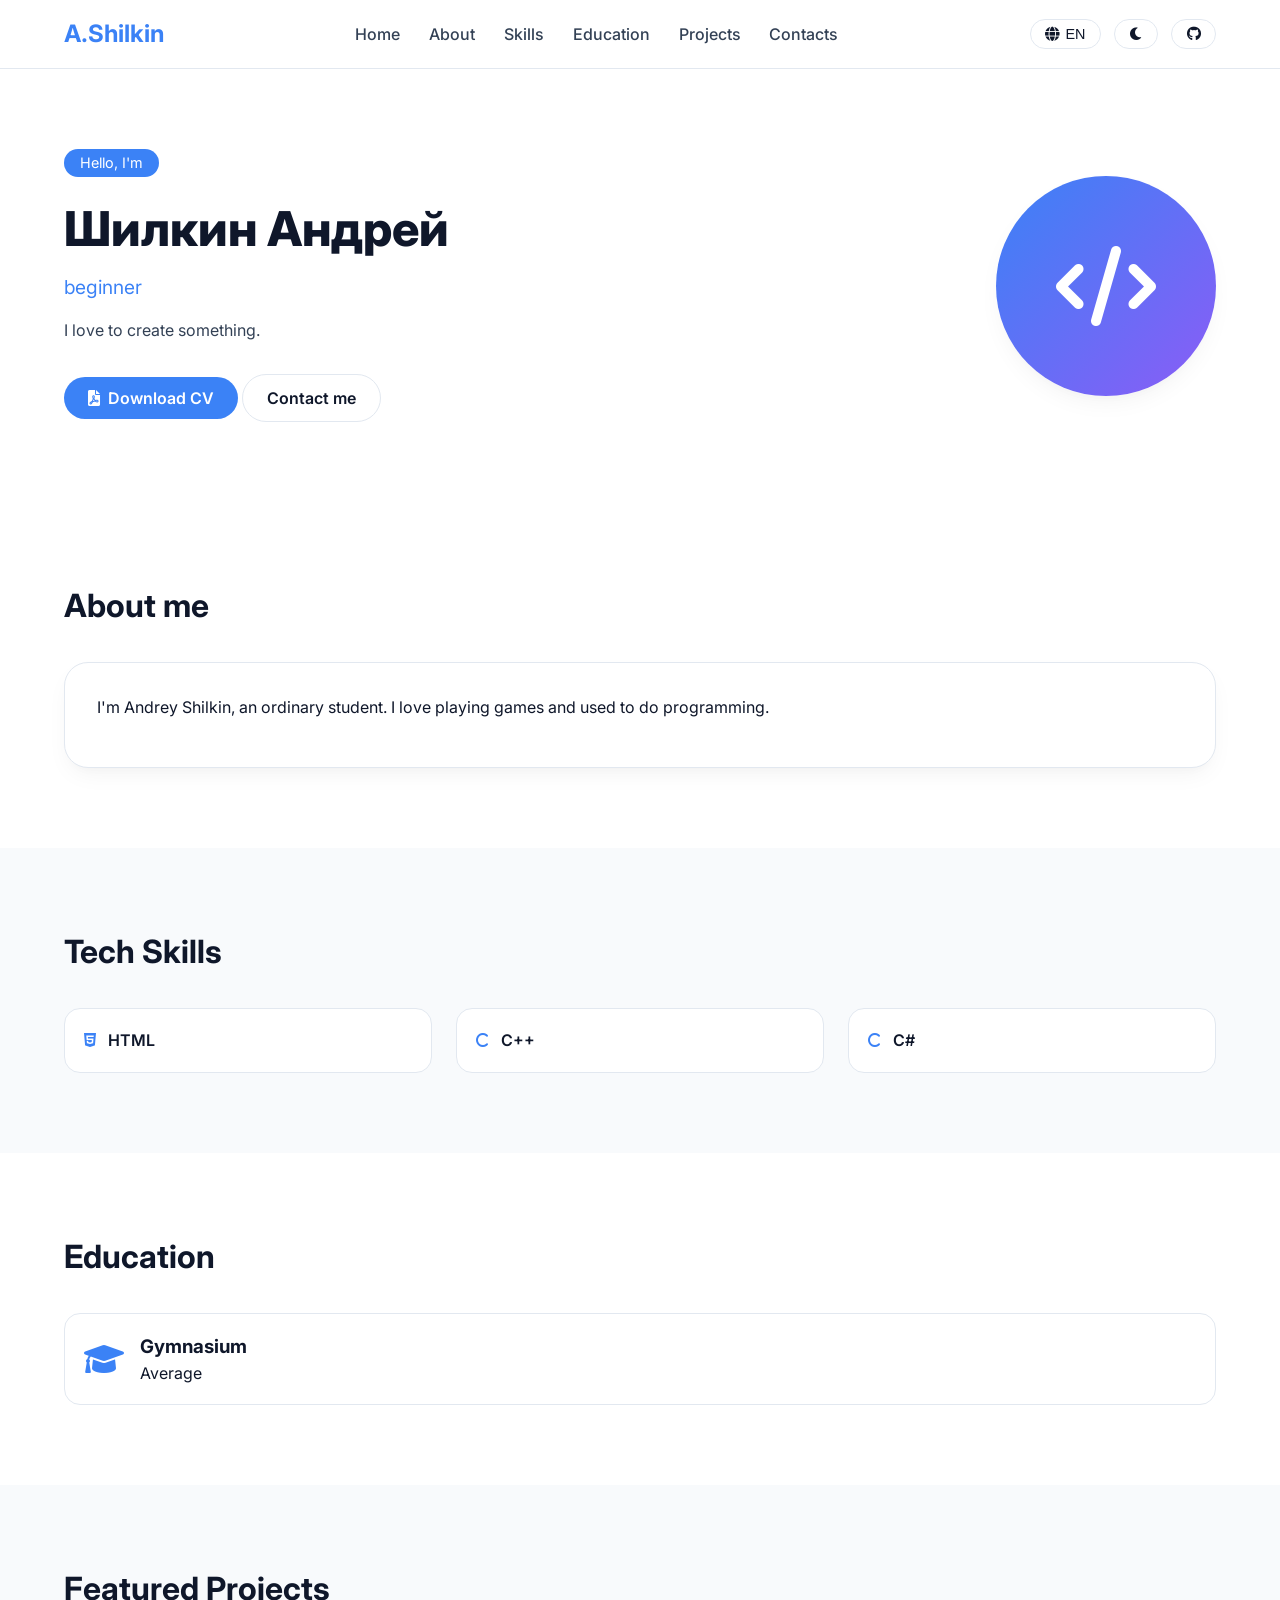
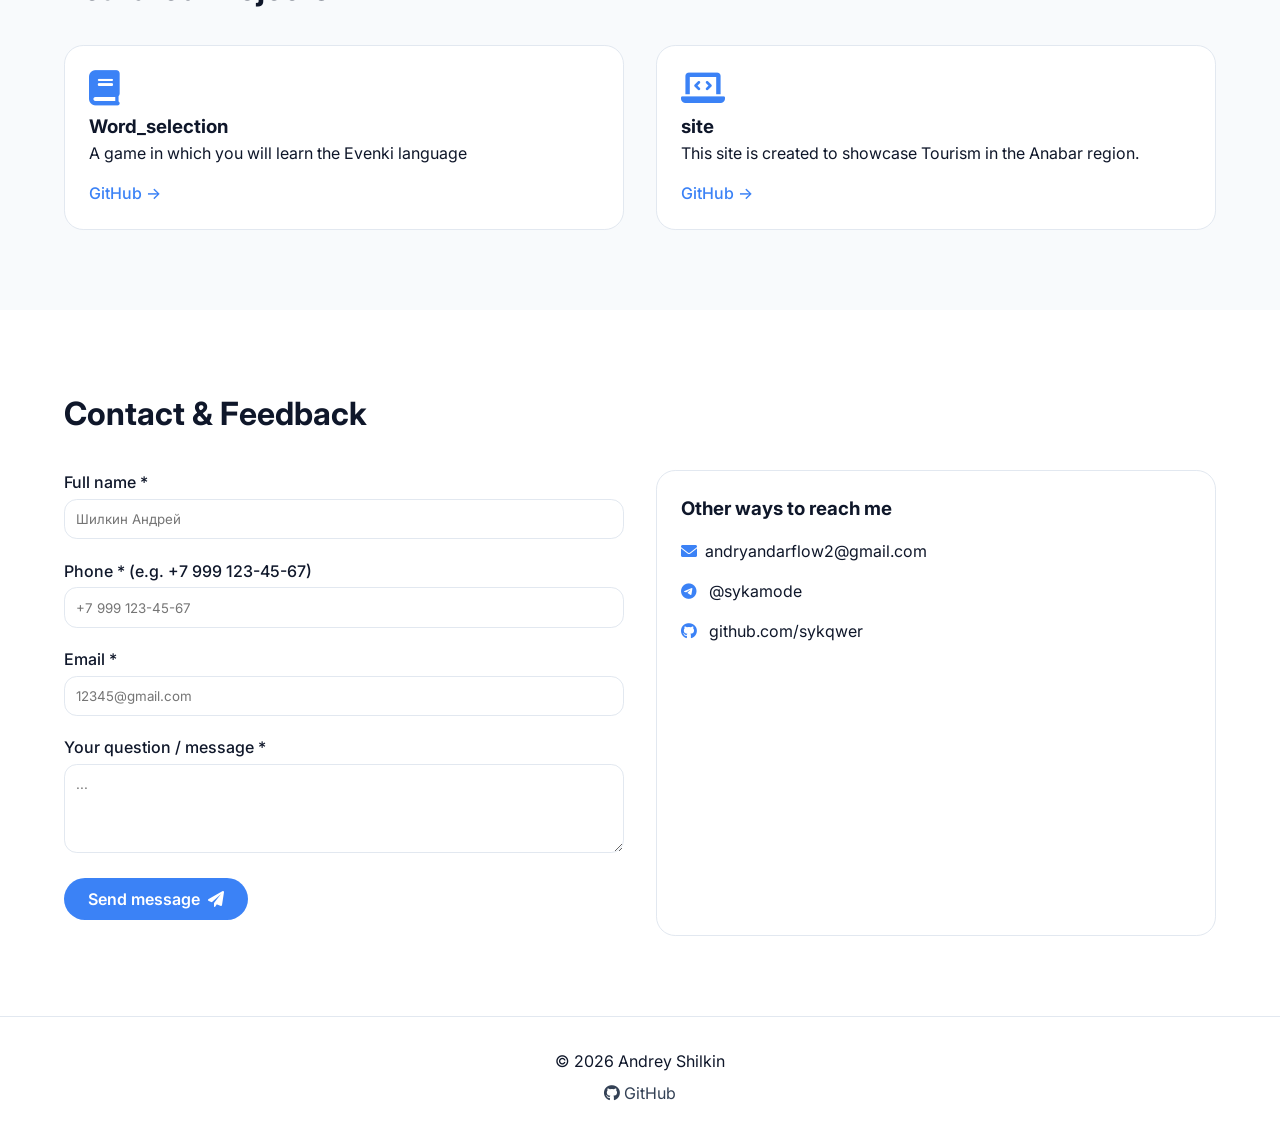
<file: index.html>
<!DOCTYPE html>
<html lang="ru">
<head>
    <meta charset="UTF-8">
    <meta name="viewport" content="width=device-width, initial-scale=1.0, viewport-fit=cover">
    <title> Портфолио</title>
    <meta name="description" content="Портфолио Шилкина Андрея">
    <link rel="stylesheet" href="https://cdnjs.cloudflare.com/ajax/libs/font-awesome/6.0.0-beta3/css/all.min.css">
    <link href="https://fonts.googleapis.com/css2?family=Inter:opsz,wght@14..32,300;14..32,400;14..32,500;14..32,600;14..32,700&display=swap" rel="stylesheet">
    <link rel="stylesheet" href="css/style.css">
    <link rel="shortcut icon" href="data:image/svg+xml,%3Csvg xmlns='http://www.w3.org/2000/svg' viewBox='0 0 100 100'%3E%3Crect width='100' height='100' fill='%233b82f6'/%3E%3Ctext x='50' y='68' font-size='70' text-anchor='middle' fill='white' font-weight='bold'%3EA%3C/text%3E%3C/svg%3E" type="image/svg+xml">
</head>
<body class="light-mode">
    <!-- Header / Navigation -->
    <header class="header">
        <div class="container header-container">
            <a href="index.html" class="logo">A.Shilkin</a>
            <nav class="nav-links">
    <a href="#home" data-en="Home" data-ru="Главная">Главная</a>
    <a href="#about" data-en="About" data-ru="О себе">О себе</a>
    <a href="#skills" data-en="Skills" data-ru="Навыки">Навыки</a>
    <a href="#education" data-en="Education" data-ru="Образование">Образование</a>
    <a href="#projects" data-en="Projects" data-ru="Проекты">Проекты</a>
    <a href="#contact" data-en="Contacts" data-ru="Контакты">Контакты</a>
</nav>
            <div class="header-controls">
                <!-- Language Toggle -->
                <button class="icon-btn" id="langToggle" aria-label="Switch language">
                    <i class="fas fa-globe"></i> <span id="langLabel">EN</span>
                </button>
                <!-- Theme  -->
                <button class="icon-btn" id="themeToggle" aria-label="Switch theme">
                    <i class="fas fa-moon"></i>
                </button>
                <!-- GitHub link  -->
                <a href="https://github.com/sykqwer" target="_blank" class="icon-btn github-header" aria-label="GitHub">
                    <i class="fab fa-github"></i>
                </a>
            </div>
            <!-- Mobile menu button -->
            <button class="mobile-menu-btn" id="mobileMenuBtn" aria-label="Menu">
                <i class="fas fa-bars"></i>
            </button>
        </div>
        <!-- Mobile nav -->
        <div class="mobile-nav" id="mobileNav">
            <a href="#home">Главная</a>
            <a href="#about">О себе</a>
            <a href="#skills">Навыки</a>
            <a href="#education">Образование</a>
            <a href="#projects">Проекты</a>
            <a href="#contact">Контакты</a>
            <hr>
            <a href="https://github.com/sykqwer" target="_blank"><i class="fab fa-github"></i> GitHub</a>
        </div>
    </header>

    <main>
        <!-- Home section -->
        <section id="home" class="section hero">
            <div class="container hero-grid">
                <div class="hero-content">
                    <span class="hero-badge" data-en="Hello, I'm" data-ru="Привет, я">Привет, я</span>
                    <h1 class="hero-title">Шилкин Андрей</h1>
                    <p class="hero-subtitle" data-en="beginner" data-ru="Новичок">Новичок</p>
                    <p class="hero-desc" data-en="I love to create something." data-ru="Люблю создавать чтото.">Люблю создавать чтото.</p>
                    <div class="hero-buttons">
                        <button id="downloadPdfBtn" class="btn btn-primary"><i class="fas fa-file-pdf"></i> <span data-en="Download CV" data-ru="Скачать резюме">Скачать резюме</span></button>
                        <a href="#contact" class="btn btn-outline"><span data-en="Contact me" data-ru="Связаться">Связаться</span></a>
                    </div>
                </div>
                <div class="hero-avatar">
                    <div class="avatar-circle">
                        <i class="fas fa-code"></i>
                    </div>
                </div>
            </div>
        </section>

        <!-- About Section -->
        <section id="about" class="section">
            <div class="container">
                <h2 class="section-title" data-en="About me" data-ru="О себе">О себе</h2>
                <div class="about-card">
                    <p data-en="I'm Andrey Shilkin, an ordinary student. I love playing games and used to do programming." data-ru="Я Шилкин Андрей,обычный студент, люблю играть в игры, раньше занимался программированием. ">Я Шилкин Андрей,обычный студент, люблю играть в игры, раньше занимался программированием.</p>
                    <p class="about-detail" data-en="" data-ru=""></p>
                </div>
            </div>
        </section>

        <!-- Skills Section -->
        <section id="skills" class="section alt-bg">
            <div class="container">
                <h2 class="section-title" data-en="Tech Skills" data-ru="Навыки">Навыки</h2>
                <div class="skills-grid">
                    <div class="skill-card"><i class="fab fa-html5"></i> HTML <span></span><div><div ></div></div></div>
                    <div class="skill-card"><i class="fab fa-c"></i> С++ <span></span><div><div></div></div></div>
                    <div class="skill-card"><i class="fab fa-c"></i> С# <span></span><div><div></div></div></div>
                    
                </div>
            </div>
        </section>

        <!-- Education Section -->
        <section id="education" class="section">
            <div class="container">
                <h2 class="section-title" data-en="Education " data-ru="Образование ">Образование </h2>
                <div class="edu-list">
                    <div class="edu-item"><i class="fas fa-graduation-cap"></i><div><h3 data-en="Gymnasium" data-ru="Гимназия">Гимназия</h3><p data-en="Average" data-ru="Среднее">Среднее</p></div></div>
                    
                </div>
            </div>
        </section>

        <!-- Projects Section -->
        <section id="projects" class="section alt-bg">
            <div class="container">
                <h2 class="section-title" data-en="Featured Projects" data-ru="Проекты">Проекты</h2>
                <div class="projects-grid">
                    <div class="project-card"><i class="fas fa-book"></i><h3>Word_selection</h3><p data-en="A game in which you will learn the Evenki language" data-ru=" Игра в которой вы научитесь эвенкийскому языку.">Игра в которой вы научитесь эвенкийскому язык.</p><a href="https://github.com/sykqwer/Word-selection/tree/main" class="project-link">GitHub →</a></div>
                    <div class="project-card"><i class="fas fa-laptop-code "></i><h3>site</h3><p data-en="This site is created to showcase Tourism in the Anabar region." data-ru="Этот Сайт создан для демонстрации Туризма в Анабарском районе.">Этот Сайт создан для демонстрации Туризма в Анабарском районе</p><a href="https://github.com/sykqwer/site" class="project-link">GitHub →</a></div>
                    
                </div>
            </div>
        </section>

        <!-- Contact & Feedback Form -->
        <section id="contact" class="section">
            <div class="container">
                <h2 class="section-title" data-en="Contact & Feedback" data-ru="Форма обратной связи">Форма обратной связи</h2>
                <div class="contact-wrapper">
                    <form id="feedbackForm" class="contact-form">
                        <div class="form-group">
                            <label for="name" data-en="Full name *" data-ru="Имя *">Имя *</label>
                            <input type="text" id="name" name="name" placeholder="Шилкин Андрей" required>
                            <span class="error-msg" id="nameError"></span>
                        </div>
                        <div class="form-group">
                            <label for="phone" data-en="Phone * (e.g. +7 999 123-45-67)" data-ru="Телефон * (например +7 999 123-45-67)">Телефон * (например +7 999 123-45-67)</label>
                            <input type="tel" id="phone" name="phone" placeholder="+7 999 123-45-67" required>
                            <span class="error-msg" id="phoneError"></span>
                        </div>
                        <div class="form-group">
                            <label for="email" data-en="Email *" data-ru="Email *">Email *</label>
                            <input type="email" id="email" name="email" placeholder="12345@gmail.com" required>
                            <span class="error-msg" id="emailError"></span>
                        </div>
                        <div class="form-group">
                            <label for="message" data-en="Your question / message *" data-ru="Ваш вопрос/сообщение *">Ваш вопрос/сообщение *</label>
                            <textarea id="message" name="message" rows="4" required placeholder="..." ></textarea>
                            <span class="error-msg" id="messageError"></span>
                        </div>
                        <button type="submit" class="btn btn-primary" id="formSubmitBtn"><span data-en="Send message" data-ru="Отправить">Отправить</span> <i class="fas fa-paper-plane"></i></button>
                        <div id="formStatus" class="form-status"></div>
                    </form>
                    <div class="contact-info">
                        <h3 data-en="Other ways to reach me" data-ru="Другие контакты">Другие контакты</h3>
                        <p><i class="fas fa-envelope"></i>andryandarflow2@gmail.com</p>
                        <p><i class="fab fa-telegram"></i> @sykamode</p>
                        <p><i class="fab fa-github"></i> github.com/sykqwer</p>
                    </div>
                </div>
            </div>
        </section>
    </main>

    <footer class="footer">
        <div class="container footer-content">
            <p>© 2026 Andrey Shilkin</p>
            <div class="footer-links">
                <a href="https://github.com/sykqwer" target="_blank"><i class="fab fa-github"></i> GitHub</a>
            </div>
        </div>
    </footer>

    <!-- JS  -->
    <script src="js/theme.js"></script>
    <script src="js/lang.js"></script>
    <script src="js/form.js"></script>
    <script src="js/pdf.js"></script>
    <script src="js/mobile.js"></script>
</body>
</html>
</file>
<file: css/style.css>
:root {
    --bg-primary: #ffffff;
    --bg-secondary: #f8fafc;
    --text-primary: #0f172a;
    --text-secondary: #334155;
    --accent: #3b82f6;
    --accent-hover: #2563eb;
    --card-bg: #ffffff;
    --border: #e2e8f0;
    --shadow: 0 10px 25px -5px rgba(0,0,0,0.05), 0 8px 10px -6px rgba(0,0,0,0.02);
    --transition: 0.2s ease;
    --bg-primary-rgb: 255, 255, 255;
}

body.dark-mode {
    --bg-primary: #0f172a;
    --bg-secondary: #1e293b;
    --text-primary: #f1f5f9;
    --text-secondary: #cbd5e1;
    --card-bg: #1e293b;
    --border: #334155;
    --shadow: 0 10px 25px -5px rgba(0,0,0,0.3);
    --bg-primary-rgb: 15, 23, 42;
}

* {
    margin: 0;
    padding: 0;
    box-sizing: border-box;
}

body {
    font-family: 'Inter', sans-serif;
    background: var(--bg-primary);
    color: var(--text-primary);
    line-height: 1.5;
    transition: background-color 0.3s ease, color 0.3s ease;
}


body.light-mode {
    --bg-primary: #ffffff;
    --bg-secondary: #f8fafc;
    --text-primary: #0f172a;
    --text-secondary: #334155;
    --card-bg: #ffffff;
    --border: #e2e8f0;
    --bg-primary-rgb: 255, 255, 255;
}

.container {
    max-width: 1200px;
    margin: 0 auto;
    padding: 0 1.5rem;
}

/* header */
.header {
    position: sticky;
    top: 0;
    background: var(--bg-primary);
    border-bottom: 1px solid var(--border);
    backdrop-filter: blur(8px);
    background-color: rgba(var(--bg-primary-rgb), 0.95);
    z-index: 100;
    padding: 1rem 0;
}
.header-container {
    display: flex;
    justify-content: space-between;
    align-items: center;
    flex-wrap: wrap;
    gap: 1rem;
}
.logo {
    font-weight: 700;
    font-size: 1.5rem;
    color: var(--accent);
    text-decoration: none;
}
.nav-links {
    display: flex;
    gap: 1.8rem;
}
.nav-links a {
    text-decoration: none;
    color: var(--text-secondary);
    font-weight: 500;
    transition: color 0.2s;
}
.nav-links a:hover {
    color: var(--accent);
}
.header-controls {
    display: flex;
    gap: 0.8rem;
    align-items: center;
}
.icon-btn {
    background: transparent;
    border: 1px solid var(--border);
    border-radius: 2rem;
    padding: 0.4rem 0.9rem;
    cursor: pointer;
    color: var(--text-primary);
    font-size: 0.9rem;
    transition: 0.2s;
    display: inline-flex;
    align-items: center;
    gap: 0.4rem;
}
.icon-btn:hover {
    background: var(--accent);
    color: white;
    border-color: var(--accent);
}
.github-header {
    text-decoration: none;
}
.mobile-menu-btn {
    display: none;
    background: none;
    border: none;
    font-size: 1.5rem;
    color: var(--text-primary);
    cursor: pointer;
}
.mobile-nav {
    display: none;
}
.section {
    padding: 5rem 0;
}
.alt-bg {
    background: var(--bg-secondary);
}
.section-title {
    font-size: 2rem;
    font-weight: 700;
    margin-bottom: 2rem;
    position: relative;
    display: inline-block;
}
.hero-grid {
    display: flex;
    align-items: center;
    justify-content: space-between;
    gap: 2rem;
    flex-wrap: wrap;
}
.hero-content {
    flex: 1;
}
.hero-badge {
    font-size: 0.9rem;
    background: var(--accent);
    color: white;
    padding: 0.2rem 1rem;
    border-radius: 2rem;
    display: inline-block;
    margin-bottom: 1rem;
}
.hero-title {
    font-size: 3rem;
    font-weight: 800;
    margin-bottom: 0.5rem;
}
.hero-subtitle {
    font-size: 1.2rem;
    color: var(--accent);
    margin-bottom: 1rem;
}
.hero-desc {
    color: var(--text-secondary);
    margin-bottom: 2rem;
    max-width: 500px;
}
.btn {
    padding: 0.7rem 1.5rem;
    border-radius: 2rem;
    text-decoration: none;
    font-weight: 600;
    display: inline-flex;
    align-items: center;
    gap: 0.5rem;
    transition: 0.2s;
    cursor: pointer;
    border: none;
    font-size: 1rem;
    font-family: inherit;
}
.btn-primary {
    background: var(--accent);
    color: white;
}
.btn-primary:hover {
    background: var(--accent-hover);
    transform: translateY(-2px);
}
.btn-outline {
    border: 1px solid var(--border);
    background: transparent;
    color: var(--text-primary);
}
.hero-avatar .avatar-circle {
    width: 220px;
    height: 220px;
    background: linear-gradient(135deg, var(--accent), #8b5cf6);
    border-radius: 50%;
    display: flex;
    align-items: center;
    justify-content: center;
    font-size: 5rem;
    color: white;
    box-shadow: var(--shadow);
}
.about-card {
    background: var(--card-bg);
    padding: 2rem;
    border-radius: 1.5rem;
    box-shadow: var(--shadow);
    border: 1px solid var(--border);
}
.about-detail {
    margin-top: 1rem;
    color: var(--text-secondary);
}
.skills-grid {
    display: grid;
    grid-template-columns: repeat(auto-fit, minmax(260px, 1fr));
    gap: 1.5rem;
}
.skill-card {
    background: var(--card-bg);
    padding: 1.2rem;
    border-radius: 1rem;
    border: 1px solid var(--border);
    font-weight: 600;
}
.skill-card i {
    margin-right: 0.5rem;
    color: var(--accent);
}
.skill-bar {
    margin-top: 0.5rem;
    background: var(--border);
    border-radius: 1rem;
    overflow: hidden;
}
.skill-bar div {
    background: var(--accent);
    height: 8px;
    width: 0%;
    border-radius: 1rem;
    transition: width 0.3s;
}
.edu-list {
    display: flex;
    flex-direction: column;
    gap: 1.5rem;
}
.edu-item {
    display: flex;
    gap: 1rem;
    align-items: center;
    background: var(--card-bg);
    padding: 1.2rem;
    border-radius: 1rem;
    border: 1px solid var(--border);
}
.edu-item i {
    font-size: 2rem;
    color: var(--accent);
}
.projects-grid {
    display: grid;
    grid-template-columns: repeat(auto-fit, minmax(280px, 1fr));
    gap: 2rem;
}
.project-card {
    background: var(--card-bg);
    padding: 1.5rem;
    border-radius: 1.2rem;
    border: 1px solid var(--border);
    transition: transform 0.2s;
}
.project-card:hover {
    transform: translateY(-5px);
}
.project-card i {
    font-size: 2.2rem;
    color: var(--accent);
    margin-bottom: 0.5rem;
}
.project-link {
    color: var(--accent);
    text-decoration: none;
    font-weight: 500;
    display: inline-block;
    margin-top: 1rem;
}
.contact-wrapper {
    display: grid;
    grid-template-columns: 1fr 1fr;
    gap: 2rem;
}
.contact-form .form-group {
    margin-bottom: 1.2rem;
}
.contact-form label {
    display: block;
    margin-bottom: 0.3rem;
    font-weight: 500;
}
.contact-form input, 
.contact-form textarea {
    width: 100%;
    padding: 0.7rem;
    border-radius: 0.8rem;
    border: 1px solid var(--border);
    background: var(--bg-primary);
    color: var(--text-primary);
    font-family: inherit;
    transition: border 0.2s;
}
.contact-form input:focus, 
.contact-form textarea:focus {
    outline: none;
    border-color: var(--accent);
}
.error-msg {
    font-size: 0.8rem;
    color: #ef4444;
    display: block;
    margin-top: 0.2rem;
}
.form-status {
    margin-top: 1rem;
}
.contact-info {
    background: var(--card-bg);
    padding: 1.5rem;
    border-radius: 1.2rem;
    border: 1px solid var(--border);
}
.contact-info p {
    margin: 1rem 0;
}
.contact-info i {
    margin-right: 0.5rem;
    color: var(--accent);
}
.footer {
    border-top: 1px solid var(--border);
    padding: 2rem 0;
    text-align: center;
}
.footer-links a {
    color: var(--text-secondary);
    text-decoration: none;
    margin-top: 0.5rem;
    display: inline-block;
}

@media (max-width: 768px) {
    .nav-links, .header-controls {
        display: none;
    }
    .mobile-menu-btn {
        display: block;
    }
    .mobile-nav {
        display: flex;
        flex-direction: column;
        background: var(--bg-primary);
        padding: 1rem;
        gap: 1rem;
        border-bottom: 1px solid var(--border);
        position: fixed;
        top: 70px;
        left: 0;
        right: 0;
        z-index: 99;
        transform: translateX(100%);
        transition: transform 0.3s ease;
    }
    .mobile-nav.open {
        transform: translateX(0);
    }
    .mobile-nav a {
        text-decoration: none;
        color: var(--text-primary);
        padding: 0.5rem;
    }
    .hero-grid {
        flex-direction: column-reverse;
        text-align: center;
    }
    .hero-title {
        font-size: 2.2rem;
    }
    .hero-desc {
        margin-left: auto;
        margin-right: auto;
    }
    .hero-buttons {
        justify-content: center;
    }
    .contact-wrapper {
        grid-template-columns: 1fr;
    }
    .section {
        padding: 3rem 0;
    }
    .section-title {
        font-size: 1.75rem;
    }
}

@media print {
    .header, 
    .footer, 
    .hero-buttons, 
    .icon-btn, 
    .mobile-menu-btn, 
    .header-controls, 
    .contact-form, 
    .contact-info,
    .nav-links {
        display: none !important;
    }
    body {
        margin: 0;
        padding: 1cm;
        background: white;
        color: black;
    }
    .section {
        break-inside: avoid;
        padding: 1rem 0;
    }
    .hero-avatar {
        display: none;
    }
    .hero-grid {
        flex-direction: column;
    }
}
</file>
